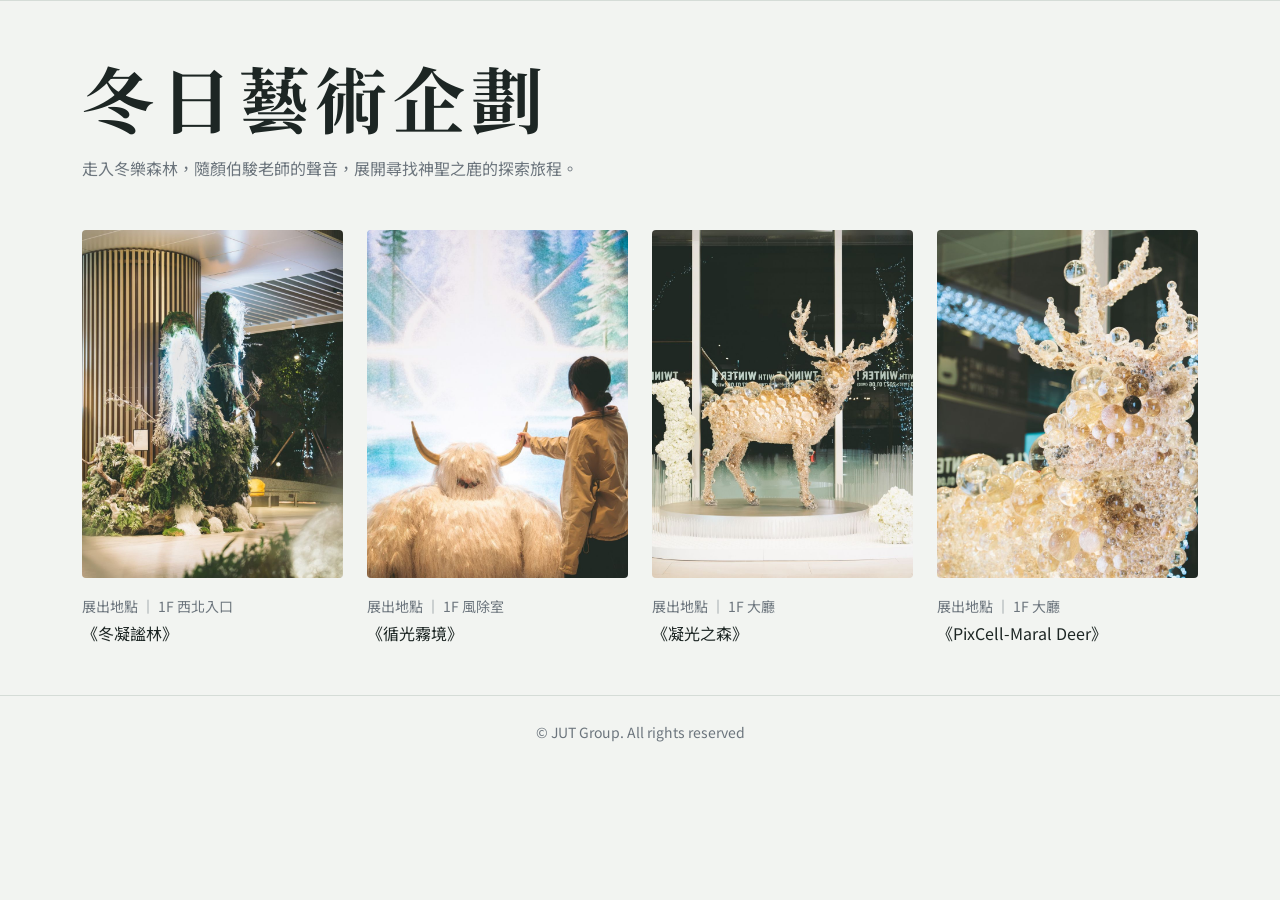
<file: index.html>
<!DOCTYPE html>
<html lang="zh-Hant">
<head>
<meta charset="utf-8">
<meta name="viewport" content="width=device-width, initial-scale=1, viewport-fit=cover">
<title>冬日藝術企劃</title>
<meta name="description" content="作家作品導覽：小說、散文與詩的簡介與購買連結。">
<link rel="preconnect" href="https://fonts.googleapis.com">
<link href="https://fonts.googleapis.com/css2?family=Noto+Sans+TC:wght@400;500&family=Noto+Serif+TC:wght@600;700&display=swap" rel="stylesheet">

<link rel="stylesheet" href="css/bootstrap.min.css">
<link rel="stylesheet" href="css/site.css">
<script src="js/app.js"></script>
</head>

<body> 
<div class="border-bottom small text-secondary">
  <!-- <div class="container py-2"></div> -->
</div>

<main class="container">
  <h1 class="site-title mt-5 mb-2">冬日藝術企劃</h1>
  <p class="lead-narrow text-secondary mb-5">走入冬樂森林，隨顏伯駿老師的聲音，展開尋找神聖之鹿的探索旅程。</p>
  <ul class="row row-cols-2 row-cols-lg-4 g-4 list-unstyled mb-5">
    <li class="col"><a class="card-link" href="work-1.html" data-work="work-1" data-title="潮聲" data-pos="1">
      <div class="cover">
        <img class="cover-img" src="image/img01.jpg" alt="" width="900" height="1200">
      </div>
      <span class="d-block small text-secondary mt-3">展出地點 │ 1F 西北入口</span><span class="line d-block">《冬凝謐林》</span></a>
    </li>

    <li class="col"><a class="card-link" href="work-2.html" data-work="work-2" data-title="夜行書店" data-pos="2">
      <div class="cover">
        <img class="cover-img" src="image/img02.jpg" alt="" width="900" height="1200">
      </div>
      <span class="d-block small text-secondary mt-3">展出地點 │ 1F 風除室</span><span class="line d-block">《循光霧境》</span></a>
    </li>

    <li class="col"><a class="card-link" href="work-3.html" data-work="work-3" data-title="舊城地圖" data-pos="3">
      <div class="cover">
        <img class="cover-img" src="image/img03.jpg" alt="" width="900" height="1200">
      </div>
      <span class="d-block small text-secondary mt-3">展出地點 │ 1F 大廳</span><span class="line d-block">《凝光之森》</span></a></li>
      
    <li class="col"><a class="card-link" href="work-4.html" data-work="work-4" data-title="山語" data-pos="4">
      <div class="cover">
        <img class="cover-img" src="image/img04.jpg" alt="" width="900" height="1200">
      </div>
      <span class="d-block small text-secondary mt-3">展出地點 │ 1F 大廳</span><span class="line d-block">《PixCell-Maral Deer》</span></a></li>
  </ul>

</main>
<footer class="border-top small text-secondary mt-4 py-4">
  <div class="container text-center">© JUT Group. All rights reserved</div>
</footer>
<!-- Bootstrap JS：本地檔案，不使用 CDN -->
<script src="js/bootstrap.bundle.min.js"></script>
</body>
</html>
</file>
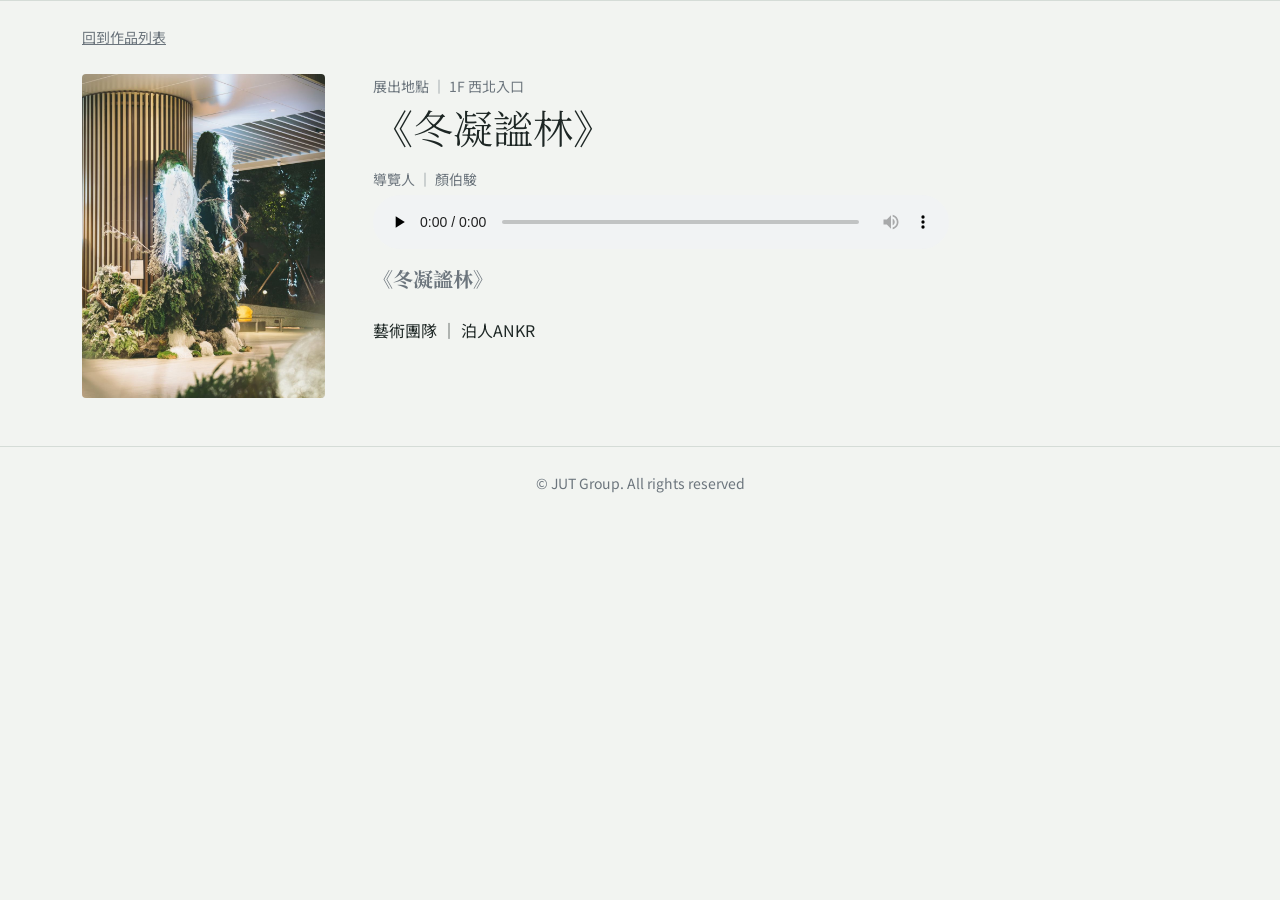
<file: work-1.html>
<!DOCTYPE html>
<html lang="zh-Hant">
<head>
<meta charset="utf-8">
<meta name="viewport" content="width=device-width, initial-scale=1, viewport-fit=cover">
<title>展品 │ 《冬凝謐林》</title>
<meta name="description" content="潮聲（長篇小說）：一座漁港，三代人，一個沒說出口的名字。">
<link rel="preconnect" href="https://fonts.googleapis.com">
<link href="https://fonts.googleapis.com/css2?family=Noto+Sans+TC:wght@400;500&family=Noto+Serif+TC:wght@600;700&display=swap" rel="stylesheet">

<link rel="stylesheet" href="css/bootstrap.min.css">
<link rel="stylesheet" href="css/site.css">
<script src="js/app.js"></script>
</head>

<body>
<div class="border-bottom small text-secondary">
  <!-- <div class="container py-2"></div> -->
</div>
<main class="container">
  <a class="d-inline-block small text-secondary mt-4" href="index.html">回到作品列表</a>
  <article class="row g-4 g-md-5 py-4 mb-4">

    <div class="col-12 col-md-4 col-lg-3">
      <div class="cover work-cover">
        <img class="cover-img" src="image/img01.jpg" alt="" width="900" height="1200">
      </div>
    </div>

    <div class="col-12 col-md-8 col-lg-9">
      <p class="small text-secondary mb-0">展出地點 │ 1F 西北入口</p>
      <h1 class="display-6 mt-1 mb-1">《冬凝謐林》</h1>
      <div class="audio-box my-3">
        <p class="small text-secondary mb-1">導覽人 │ 顏伯駿</p>
        <audio controls preload="none" src="audio/work-1.wav" data-audio="audio-1" data-title="潮聲">您的瀏覽器不支援音訊播放。</audio>
      </div>
      <p class="serif fs-5 text-secondary mb-4">《冬凝謐林》</p>
      <p class="text-narrow">藝術團隊 │ 泊人ANKR</p>
    </div>
  </article>
</main>

<footer class="border-top small text-secondary mt-4 py-4">
  <div class="container text-center">© JUT Group. All rights reserved</div>
</footer>

<!-- Bootstrap JS：本地檔案，不使用 CDN -->
<script src="js/bootstrap.bundle.min.js"></script>
</body>
</html>
</file>
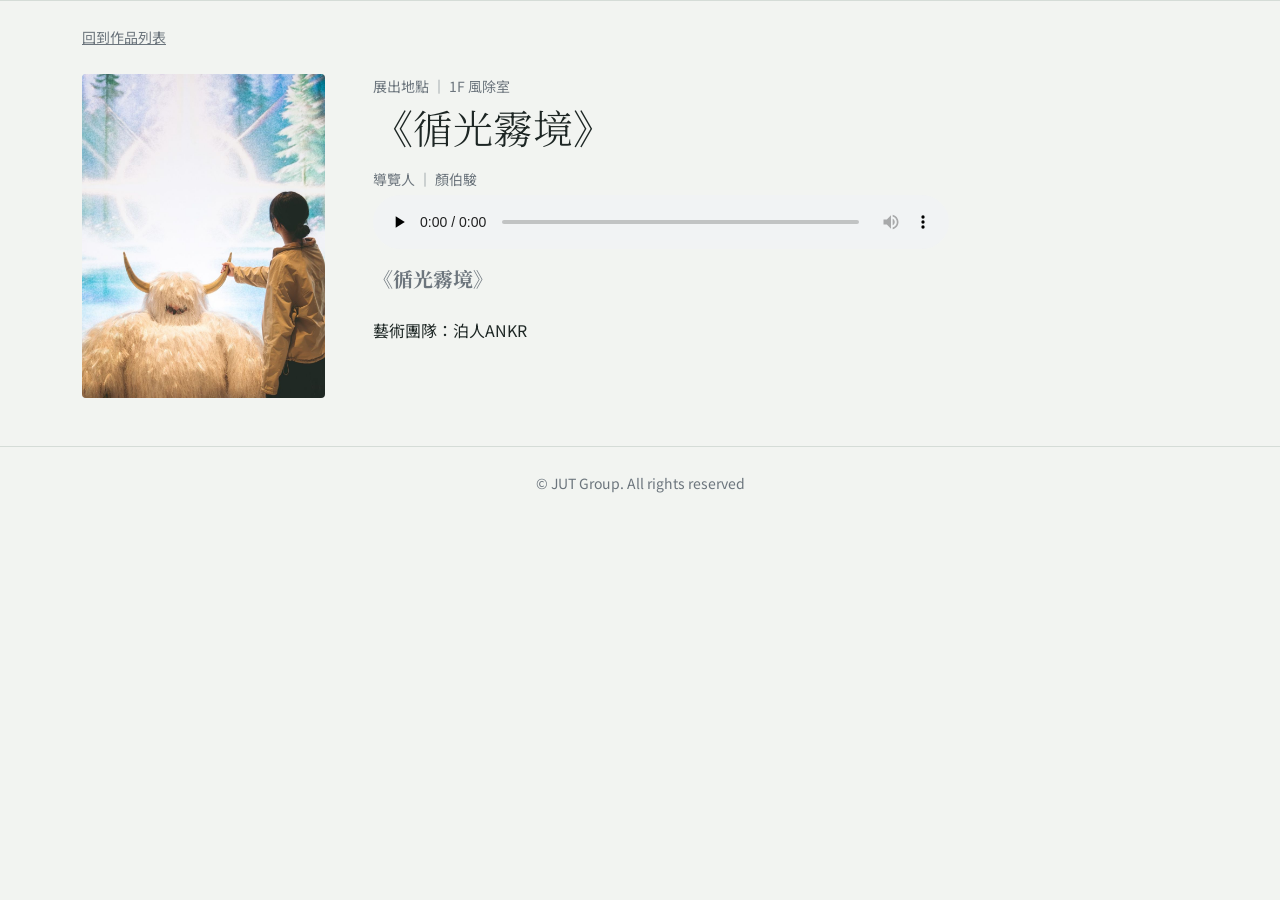
<file: work-2.html>
<!DOCTYPE html>
<html lang="zh-Hant">
<head>
<meta charset="utf-8">
<meta name="viewport" content="width=device-width, initial-scale=1, viewport-fit=cover">
<title>展品 │ 《循光霧境》</title>
<meta name="description" content="夜行書店（散文集）：凌晨兩點才開門的書店，只賣給失眠的人。">
<link rel="preconnect" href="https://fonts.googleapis.com">
<link href="https://fonts.googleapis.com/css2?family=Noto+Sans+TC:wght@400;500&family=Noto+Serif+TC:wght@600;700&display=swap" rel="stylesheet">

<link rel="stylesheet" href="css/bootstrap.min.css">
<link rel="stylesheet" href="css/site.css">
<script src="js/app.js"></script>
</head>

<body>
<div class="border-bottom small text-secondary">
  <!-- <div class="container py-2"></div> -->
</div>
<main class="container">
  <a class="d-inline-block small text-secondary mt-4" href="index.html">回到作品列表</a>
  <article class="row g-4 g-md-5 py-4 mb-4">
    
    <div class="col-12 col-md-4 col-lg-3">
      <div class="cover work-cover">
        <img class="cover-img" src="image/img02.jpg" alt="" width="900" height="1200">
      </div>
    </div>
    
    <div class="col-12 col-md-8 col-lg-9">
      <p class="small text-secondary mb-0">展出地點 │ 1F 風除室</p>
      <h1 class="display-6 mt-1 mb-1">《循光霧境》</h1>
      <div class="audio-box my-3">
        <p class="small text-secondary mb-1">導覽人 │ 顏伯駿</p>
        <audio controls preload="none" src="audio/work-2.wav" data-audio="audio-2" data-title="夜行書店">您的瀏覽器不支援音訊播放。</audio>
      </div>
      <p class="serif fs-5 text-secondary mb-4">《循光霧境》</p>
      <p class="text-narrow">藝術團隊：泊人ANKR</p>
    </div>
  </article>
</main>

<footer class="border-top small text-secondary mt-4 py-4">
  <div class="container text-center">© JUT Group. All rights reserved</div>
</footer>

<!-- Bootstrap JS：本地檔案，不使用 CDN -->
<script src="js/bootstrap.bundle.min.js"></script>
</body>
</html>
</file>
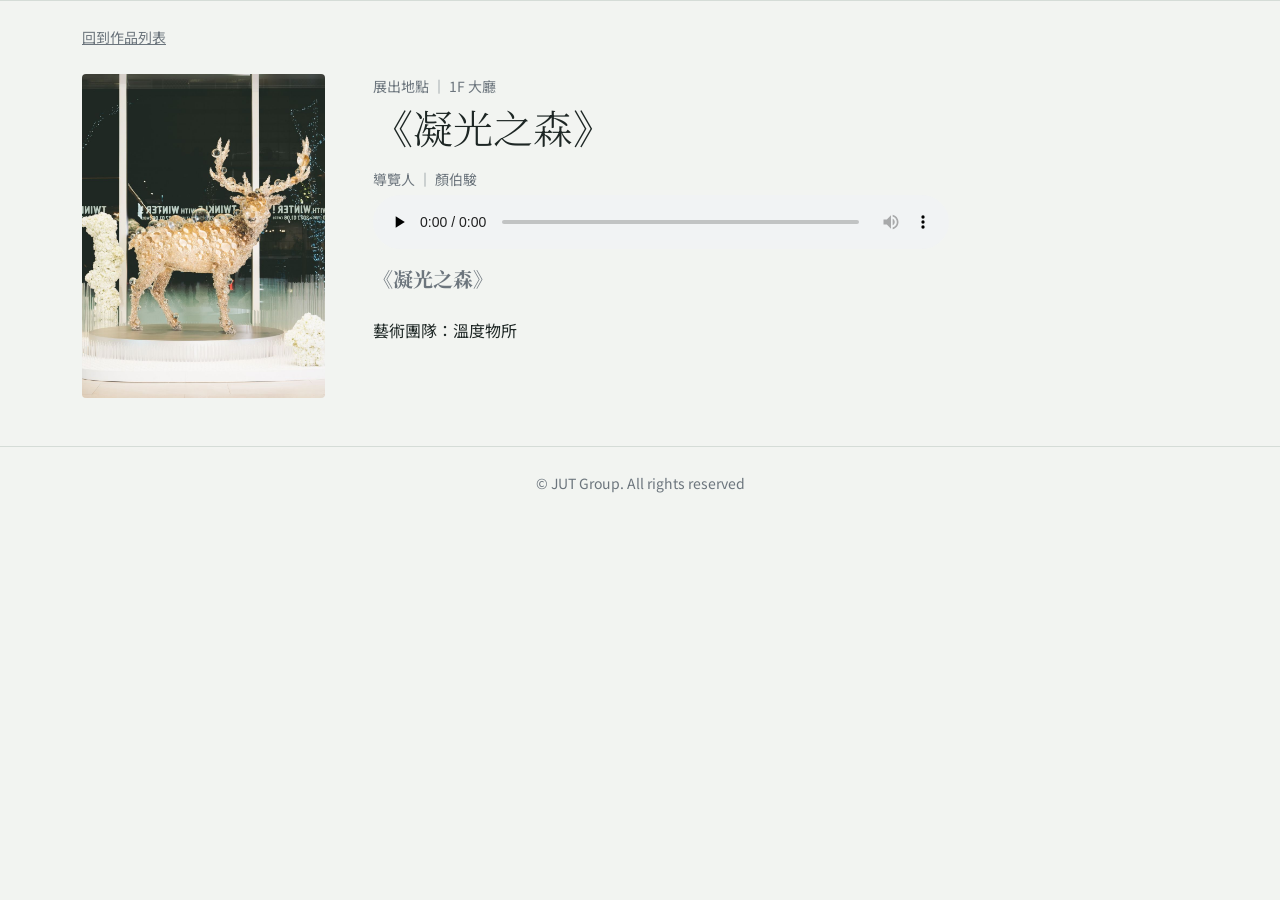
<file: work-3.html>
<!DOCTYPE html>
<html lang="zh-Hant">
<head>
<meta charset="utf-8">
<meta name="viewport" content="width=device-width, initial-scale=1, viewport-fit=cover">
<title>展品 │ 《凝光之森》</title>
<meta name="description" content="舊城地圖（短篇小說集）：用十二條街，重畫一座消失的城。">
<link rel="preconnect" href="https://fonts.googleapis.com">
<link href="https://fonts.googleapis.com/css2?family=Noto+Sans+TC:wght@400;500&family=Noto+Serif+TC:wght@600;700&display=swap" rel="stylesheet">

<link rel="stylesheet" href="css/bootstrap.min.css">
<link rel="stylesheet" href="css/site.css">
<script src="js/app.js"></script>
</head>

<body>
<div class="border-bottom small text-secondary">
  <!-- <div class="container py-2"></div> -->
</div>
<main class="container">
  <a class="d-inline-block small text-secondary mt-4" href="index.html">回到作品列表</a>
  <article class="row g-4 g-md-5 py-4 mb-4">

    <div class="col-12 col-md-4 col-lg-3">
      <div class="cover work-cover">
        <img class="cover-img" src="image/img03.jpg" alt="" width="900" height="1200">
      </div>
    </div>

    <div class="col-12 col-md-8 col-lg-9">
      <p class="small text-secondary mb-0">展出地點 │ 1F 大廳</p>
      <h1 class="display-6 mt-1 mb-1">《凝光之森》</h1>
      <div class="audio-box my-3">
        <p class="small text-secondary mb-1">導覽人 │ 顏伯駿</p>
        <audio controls preload="none" src="audio/work-3.wav" data-audio="audio-3" data-title="舊城地圖">您的瀏覽器不支援音訊播放。</audio>
      </div>
      <p class="serif fs-5 text-secondary mb-4">《凝光之森》</p>
      <p class="text-narrow">藝術團隊：溫度物所</p>
    </div>
  </article>
</main>

<footer class="border-top small text-secondary mt-4 py-4">
  <div class="container text-center">© JUT Group. All rights reserved</div>
</footer>

<!-- Bootstrap JS：本地檔案，不使用 CDN -->
<script src="js/bootstrap.bundle.min.js"></script>
</body>
</html>
</file>
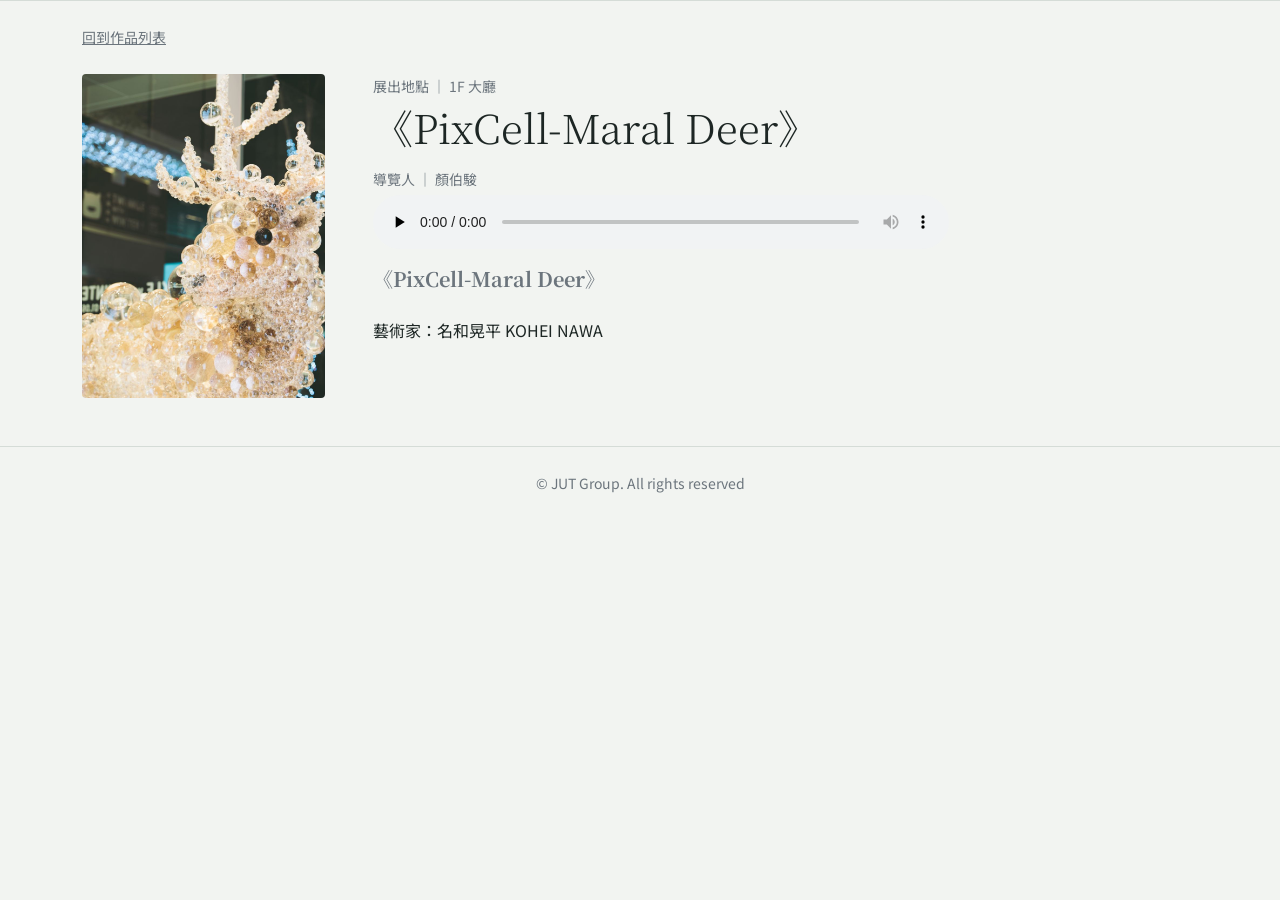
<file: work-4.html>
<!DOCTYPE html>
<html lang="zh-Hant">
<head>
<meta charset="utf-8">
<meta name="viewport" content="width=device-width, initial-scale=1, viewport-fit=cover">
<title>展品 │ 《PixCell-Maral Deer》</title>
<meta name="description" content="山語（詩集）：寫給走過山路的人，也寫給沒能回來的人。">
<link rel="preconnect" href="https://fonts.googleapis.com">
<link href="https://fonts.googleapis.com/css2?family=Noto+Sans+TC:wght@400;500&family=Noto+Serif+TC:wght@600;700&display=swap" rel="stylesheet">

<link rel="stylesheet" href="css/bootstrap.min.css">
<link rel="stylesheet" href="css/site.css">
<script src="js/app.js"></script>
</head>

<body>
<div class="border-bottom small text-secondary">
  <!-- <div class="container py-2"></div> -->
</div>
<main class="container">
  <a class="d-inline-block small text-secondary mt-4" href="index.html">回到作品列表</a>
  <article class="row g-4 g-md-5 py-4 mb-4">
    <div class="col-12 col-md-4 col-lg-3">
      <div class="cover work-cover">
        <img class="cover-img" src="image/img04.jpg" alt="" width="900" height="1200">
      </div>
    </div>

    <div class="col-12 col-md-8 col-lg-9">
      <p class="small text-secondary mb-0">展出地點 │ 1F 大廳</p>
      <h1 class="display-6 mt-1 mb-1">《PixCell-Maral Deer》</h1>
      <div class="audio-box my-3">
        <p class="small text-secondary mb-1">導覽人 │ 顏伯駿</p>
        <audio controls preload="none" src="audio/work-4.wav" data-audio="audio-4" data-title="山語">您的瀏覽器不支援音訊播放。</audio>
      </div>
      <p class="serif fs-5 text-secondary mb-4">《PixCell-Maral Deer》</p>
      <p class="text-narrow">藝術家：名和晃平 KOHEI NAWA</p>
    </div>
  </article>
</main>

<footer class="border-top small text-secondary mt-4 py-4">
  <div class="container text-center">© JUT Group. All rights reserved</div>
</footer>

<!-- Bootstrap JS：本地檔案，不使用 CDN -->
<script src="js/bootstrap.bundle.min.js"></script>
</body>
</html>
</file>
<file: css/site.css>
/* 作家導覽頁：只放 Bootstrap 沒有的部分（書封、字型、配色變數） */
:root,[data-bs-theme="light"]{
  --bs-body-bg:#f2f4f1;--bs-body-color:#1d2624;--bs-secondary-color:#5f6b67;
  --bs-border-color:#d5dcd7;--bs-primary:#1f4e4a;--bs-primary-rgb:31,78,74;
  --bs-link-color:#1f4e4a;--bs-link-hover-color:#143634;
  --surface:#fff;
}
[data-bs-theme="dark"]{
  --bs-body-bg:#111614;--bs-body-color:#e6ebe8;--bs-secondary-color:#9aa6a1;
  --bs-border-color:#2b3532;--bs-primary:#7fc1b8;--bs-primary-rgb:127,193,184;
  --bs-link-color:#7fc1b8;--bs-link-hover-color:#a6d8d1;
  --surface:#1a211f;
}
body{font-family:"Noto Sans TC","PingFang TC","Microsoft JhengHei",system-ui,sans-serif;line-height:1.75;
  padding-top:env(safe-area-inset-top,0px);padding-bottom:env(safe-area-inset-bottom,0px)}
h1,h2,h3,.serif{font-family:"Noto Serif TC","Songti TC","PMingLiU",serif;font-weight:700;line-height:1.35}
.site-title{font-size:clamp(2.4rem,9vw,4.5rem);letter-spacing:.08em}
/* .lead-narrow{max-width:30em} */
.text-narrow{max-width:36em}

/* 書封 */
.cover{position:relative;overflow:hidden;aspect-ratio:3/4;background:var(--c,#2b3532);color:#f6f3ea;display:flex;justify-content:space-between;
  padding:1rem .9rem;border-radius:4px}
.cover-img{position:absolute;inset:0;width:100%;height:100%;object-fit:cover;object-position:center;z-index:0}
.cover::after{content:"";position:absolute;inset:0;border-radius:inherit;
  /* box-shadow:inset 7px 0 0 rgba(0,0,0,.2); */
  pointer-events:none;z-index:1}
.cover .t,.cover .a{position:relative;z-index:2}
.cover .t{writing-mode:vertical-rl;font-family:"Noto Serif TC","Songti TC",serif;font-weight:700;
  font-size:clamp(1.7rem,6.5vw,2.5rem);letter-spacing:.22em;margin-left:.4rem}
.cover .a{writing-mode:vertical-rl;align-self:flex-end;font-size:.75rem;opacity:.85;letter-spacing:.15em}
.work-cover{max-width:260px}
.card-link{text-decoration:none;color:inherit;display:block}
.card-link:hover .line{text-decoration:underline}

/* 按鈕與進度條配色 */
.btn-outline-primary{--bs-btn-hover-color:var(--bs-body-bg)}
[data-bs-theme="dark"] .btn-outline-primary{--bs-btn-hover-color:#0f1715}
.progress{height:6px;min-width:80px;background:var(--bs-border-color)}
.btn-pill{border-radius:50rem;--bs-btn-bg:var(--surface);--bs-btn-border-color:var(--bs-border-color);--bs-btn-color:var(--bs-body-color)}
pre{background:var(--surface);border:1px solid var(--bs-border-color);border-radius:.4rem;padding:1rem;font-size:.8rem}
.list-group-item{background:transparent}
a:focus-visible,button:focus-visible{outline:2px solid var(--bs-primary);outline-offset:3px}

/* 實心主色按鈕（Modal 用） */
.btn-primary{--bs-btn-bg:var(--bs-primary);--bs-btn-border-color:var(--bs-primary);--bs-btn-color:#fff;
  --bs-btn-hover-bg:var(--bs-link-hover-color);--bs-btn-hover-border-color:var(--bs-link-hover-color);--bs-btn-hover-color:#fff;
  --bs-btn-active-bg:var(--bs-link-hover-color);--bs-btn-active-border-color:var(--bs-link-hover-color)}
[data-bs-theme="dark"] .btn-primary{--bs-btn-color:#0f1715;--bs-btn-hover-color:#0f1715}

/* 作品頁音檔播放器 */
.audio-box audio{width:100%;max-width:36em;display:block}



.cover {
  background-color: var(--c);          /* 備用色 */
  background-image: var(--img);
  background-size: cover;              /* 填滿並裁切 */
  background-position: center;
  background-repeat: no-repeat;
}
</file>
